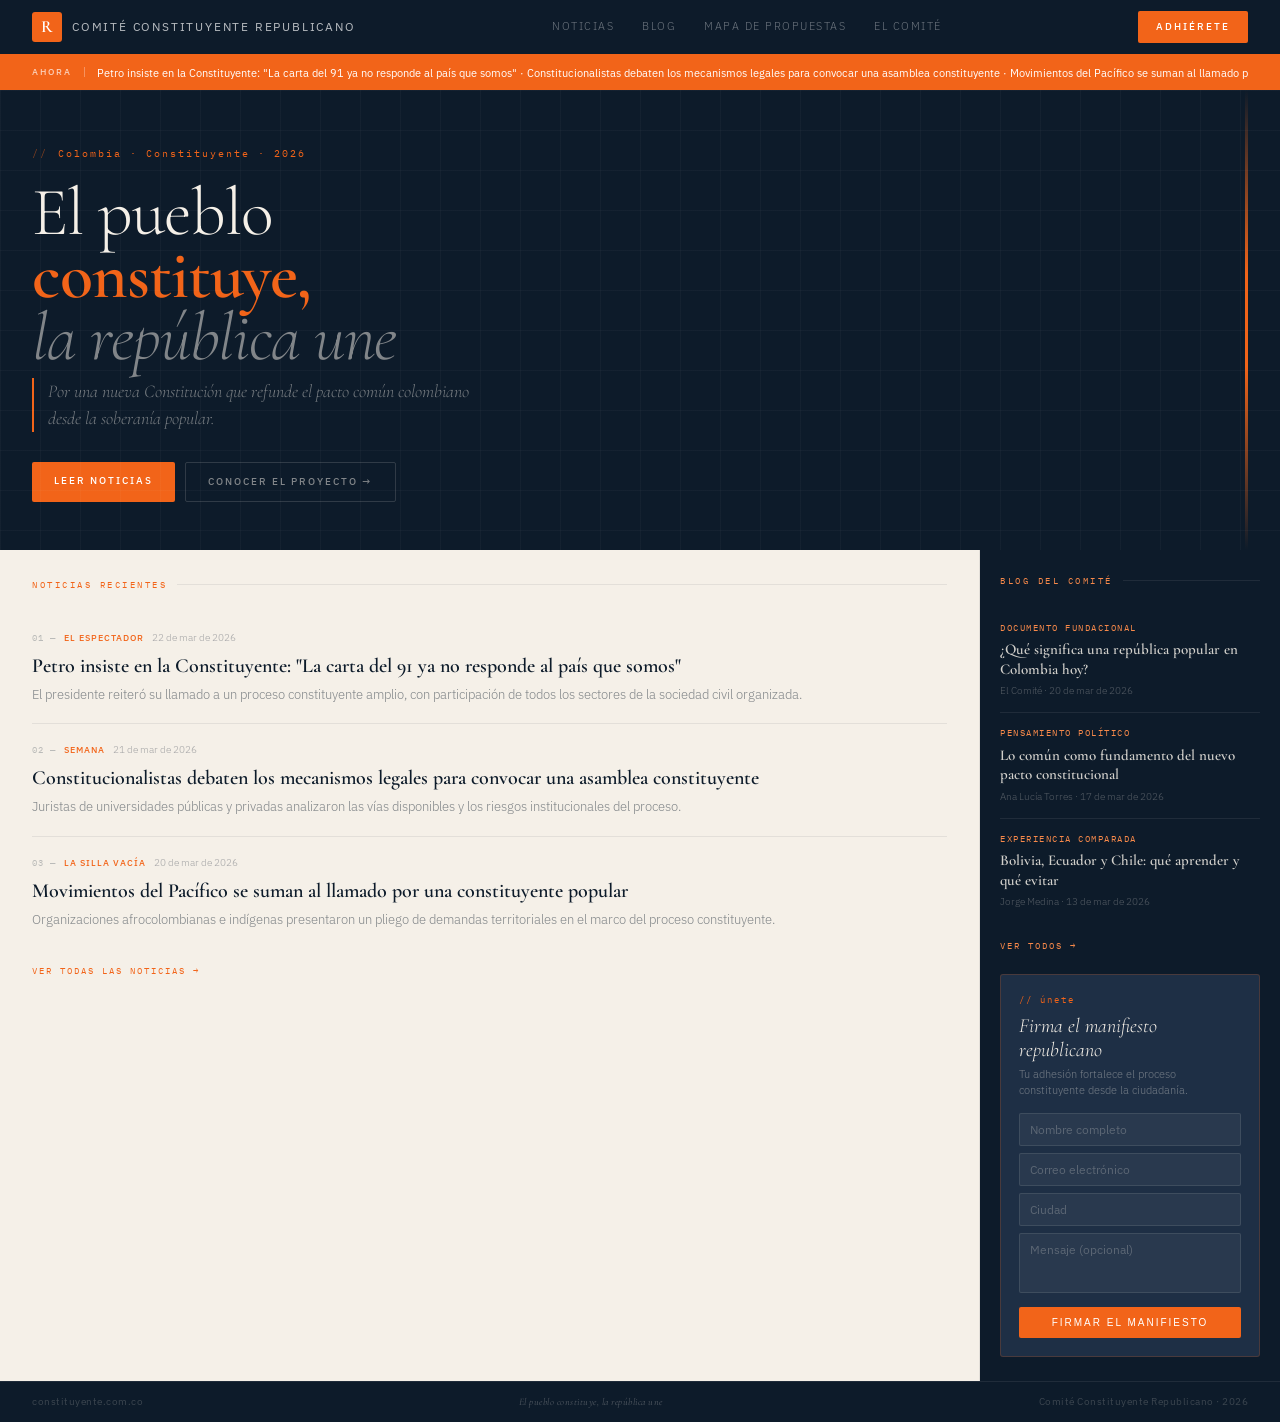
<file: index.html>
<!DOCTYPE html>
<html lang="es">
<head>
  <meta charset="UTF-8" />
  <meta name="viewport" content="width=device-width, initial-scale=1.0" />
  <title>Comité Constituyente Republicano — El pueblo constituye, la república une</title>
  <meta name="description" content="Seguimos el debate y las voces hacia una nueva Constitución que refunde el pacto común colombiano desde la soberanía popular." />
  <link rel="preconnect" href="https://fonts.googleapis.com" />
  <link rel="preconnect" href="https://fonts.gstatic.com" crossorigin />
  <link href="https://fonts.googleapis.com/css2?family=Cormorant+Garamond:ital,wght@0,300;0,600;1,300;1,600&family=IBM+Plex+Sans:wght@300;400;500&family=IBM+Plex+Mono:wght@400&display=swap" rel="stylesheet" />
  <link rel="stylesheet" href="css/style.css" />
</head>
<body>

  <!-- NAV -->
  <nav class="nav">
    <div class="logo-wrap">
      <div class="logo-mark">R</div>
      <span class="logo-text">Comité Constituyente Republicano</span>
    </div>
    <div class="nav-links">
      <a href="#noticias">Noticias</a>
      <a href="blog.html">Blog</a>
      <a href="mapa.html">Mapa de propuestas</a>
      <a href="comite.html">El comité</a>
    </div>
    <a href="#adhiérete" class="nav-cta">Adhiérete</a>
  </nav>

  <!-- TICKER -->
  <div class="ticker" id="ticker">
    <span class="ticker-label">Ahora</span>
    <div class="ticker-pipe"></div>
    <div class="ticker-track">
      <span class="ticker-text" id="ticker-text">Cargando noticias recientes…</span>
    </div>
  </div>

  <!-- HERO -->
  <header class="hero">
    <div class="hero-grid"></div>
    <div class="hero-accent"></div>
    <div class="hero-eyebrow">Colombia · Constituyente · 2026</div>
    <h1>El pueblo<br><strong>constituye,</strong><br><em>la república une</em></h1>
    <p class="hero-lema">Por una nueva Constitución que refunde el pacto común colombiano desde la soberanía popular.</p>
    <div class="hero-btns">
      <a href="#noticias" class="btn-p">Leer noticias</a>
      <a href="comite.html" class="btn-s">Conocer el proyecto →</a>
    </div>
  </header>

  <!-- MAIN -->
  <div class="main">

    <!-- FEED DE NOTICIAS -->
    <section class="feed" id="noticias">
      <div class="sec-label"><span>Noticias recientes</span></div>
      <div id="noticias-lista">
        <p class="loading">Cargando noticias…</p>
      </div>
      <a href="noticias.html" class="ver-mas">Ver todas las noticias →</a>
    </section>

    <!-- SIDEBAR -->
    <aside class="sidebar">
      <div class="sec-label sec-label-dark"><span>Blog del comité</span></div>
      <div id="blog-lista">
        <p class="loading-dark">Cargando artículos…</p>
      </div>
      <a href="blog.html" class="ver-mas ver-mas-dark">Ver todos →</a>

      <!-- FORMULARIO -->
      <div class="adhiere" id="adhiérete">
        <div class="adhiere-eyebrow">// únete</div>
        <h3>Firma el manifiesto republicano</h3>
        <p>Tu adhesión fortalece el proceso constituyente desde la ciudadanía.</p>
        <form name="adhesion" method="POST" data-netlify="true" netlify-honeypot="bot-field">
          <input type="hidden" name="form-name" value="adhesion" />
          <p style="display:none"><input name="bot-field" /></p>
          <input type="text" name="nombre" placeholder="Nombre completo" required />
          <input type="email" name="email" placeholder="Correo electrónico" required />
          <input type="text" name="ciudad" placeholder="Ciudad" />
          <textarea name="mensaje" placeholder="Mensaje (opcional)"></textarea>
          <button type="submit">Firmar el manifiesto</button>
        </form>
      </div>
    </aside>

  </div>

  <!-- FOOTER -->
  <footer class="footer">
    <span>constituyente.com.co</span>
    <span class="footer-lema">El pueblo constituye, la república une</span>
    <span>Comité Constituyente Republicano · 2026</span>
  </footer>

  <script src="js/main.js"></script>
</body>
</html>
</file>
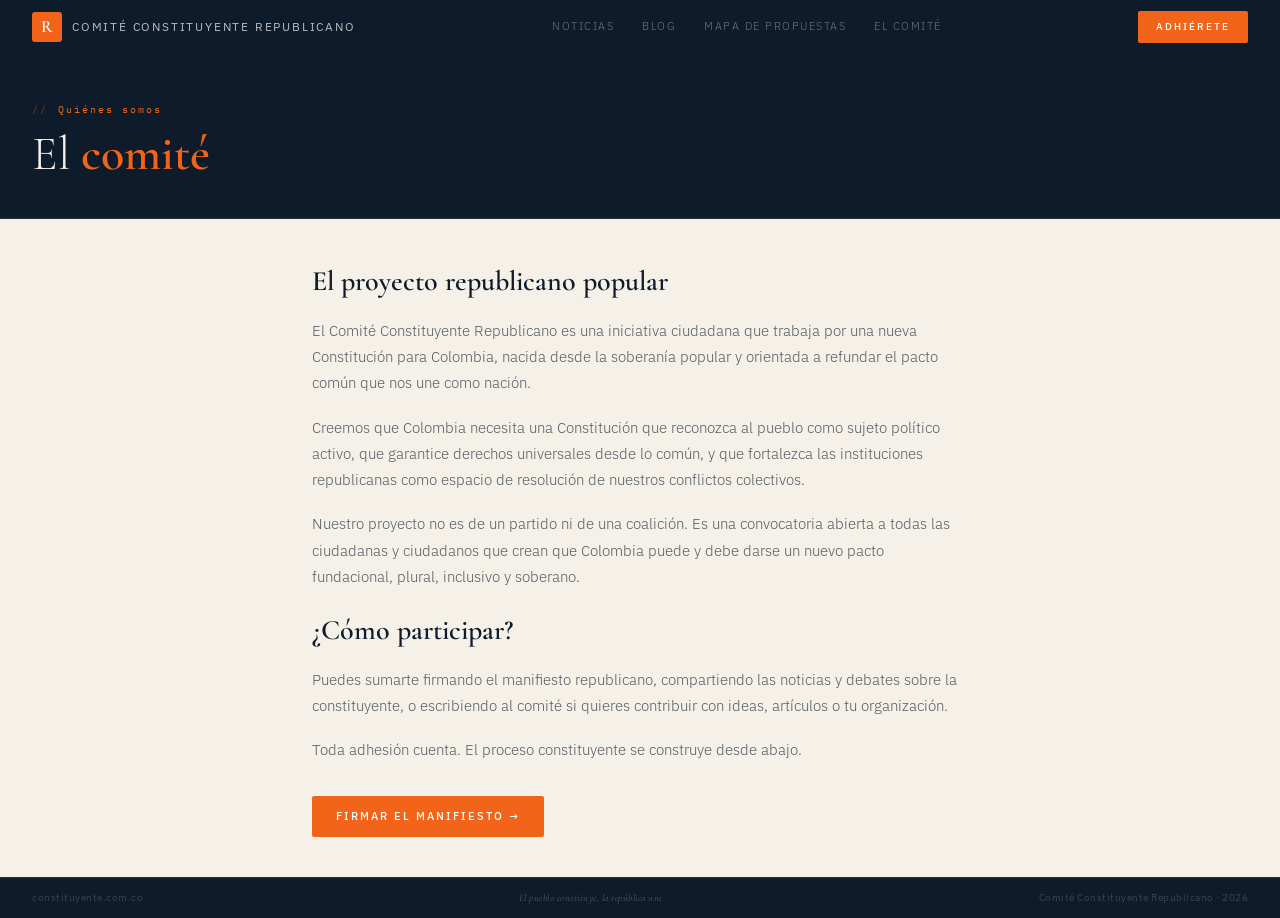
<file: comite.html>
<!DOCTYPE html>
<html lang="es">
<head>
  <meta charset="UTF-8" />
  <meta name="viewport" content="width=device-width, initial-scale=1.0" />
  <title>El Comité — Comité Constituyente Republicano</title>
  <link rel="preconnect" href="https://fonts.googleapis.com" />
  <link rel="preconnect" href="https://fonts.gstatic.com" crossorigin />
  <link href="https://fonts.googleapis.com/css2?family=Cormorant+Garamond:ital,wght@0,300;0,600;1,300;1,600&family=IBM+Plex+Sans:wght@300;400;500&family=IBM+Plex+Mono:wght@400&display=swap" rel="stylesheet" />
  <link rel="stylesheet" href="css/style.css" />
</head>
<body>

  <nav class="nav">
    <a href="index.html" class="logo-wrap">
      <div class="logo-mark">R</div>
      <span class="logo-text">Comité Constituyente Republicano</span>
    </a>
    <div class="nav-links">
      <a href="index.html#noticias">Noticias</a>
      <a href="blog.html">Blog</a>
      <a href="mapa.html">Mapa de propuestas</a>
      <a href="comite.html">El comité</a>
    </div>
    <a href="index.html#adhiérete" class="nav-cta">Adhiérete</a>
  </nav>

  <header class="page-header">
    <div class="hero-eyebrow">Quiénes somos</div>
    <h1>El <strong>comité</strong></h1>
  </header>

  <div class="page-content">
    <h2>El proyecto republicano popular</h2>
    <p>El Comité Constituyente Republicano es una iniciativa ciudadana que trabaja por una nueva Constitución para Colombia, nacida desde la soberanía popular y orientada a refundar el pacto común que nos une como nación.</p>
    <p>Creemos que Colombia necesita una Constitución que reconozca al pueblo como sujeto político activo, que garantice derechos universales desde lo común, y que fortalezca las instituciones republicanas como espacio de resolución de nuestros conflictos colectivos.</p>
    <p>Nuestro proyecto no es de un partido ni de una coalición. Es una convocatoria abierta a todas las ciudadanas y ciudadanos que crean que Colombia puede y debe darse un nuevo pacto fundacional, plural, inclusivo y soberano.</p>

    <h2>¿Cómo participar?</h2>
    <p>Puedes sumarte firmando el manifiesto republicano, compartiendo las noticias y debates sobre la constituyente, o escribiendo al comité si quieres contribuir con ideas, artículos o tu organización.</p>
    <p>Toda adhesión cuenta. El proceso constituyente se construye desde abajo.</p>

    <div style="margin-top:32px">
      <a href="index.html#adhiérete" class="btn-p" style="background:var(--naranja);color:#fff;padding:12px 24px;text-decoration:none;border-radius:2px;font-size:11px;font-weight:500;letter-spacing:2px;text-transform:uppercase">Firmar el manifiesto →</a>
    </div>
  </div>

  <footer class="footer">
    <span>constituyente.com.co</span>
    <span class="footer-lema">El pueblo constituye, la república une</span>
    <span>Comité Constituyente Republicano · 2026</span>
  </footer>

</body>
</html>
</file>
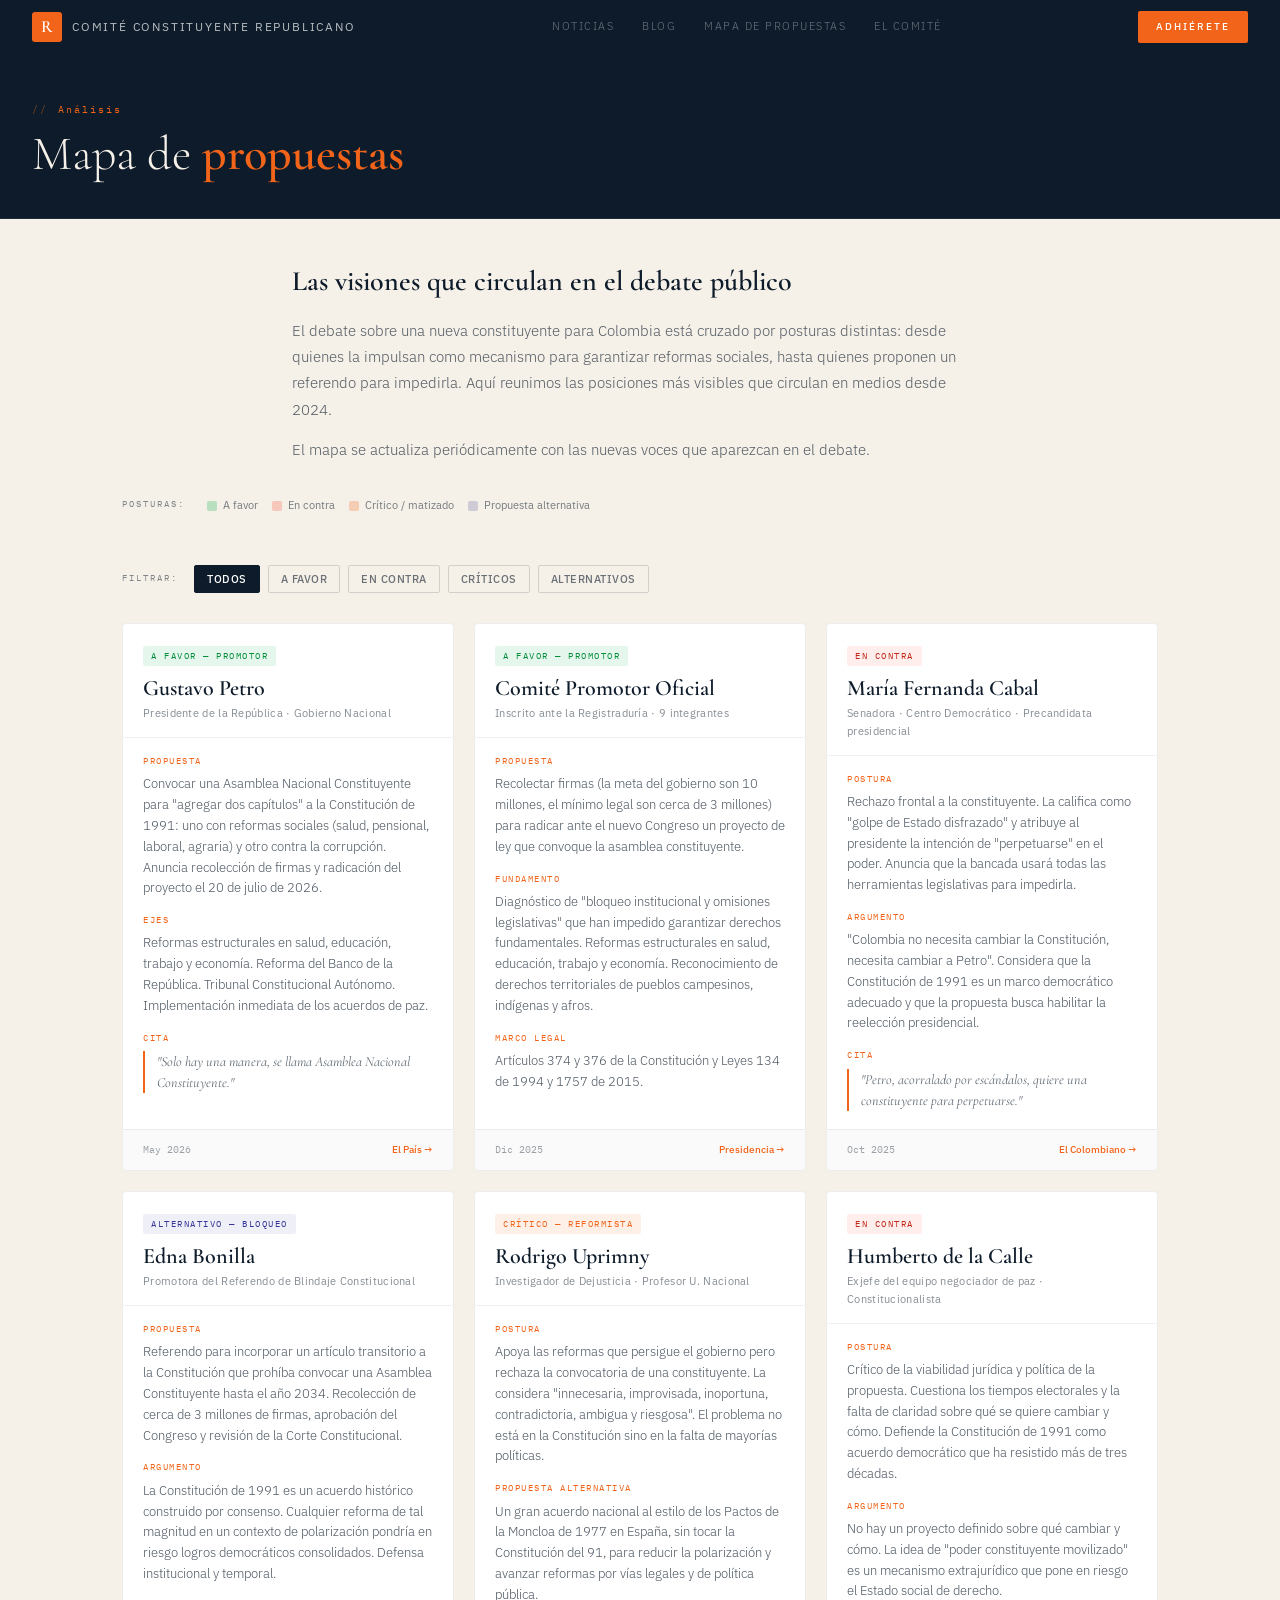
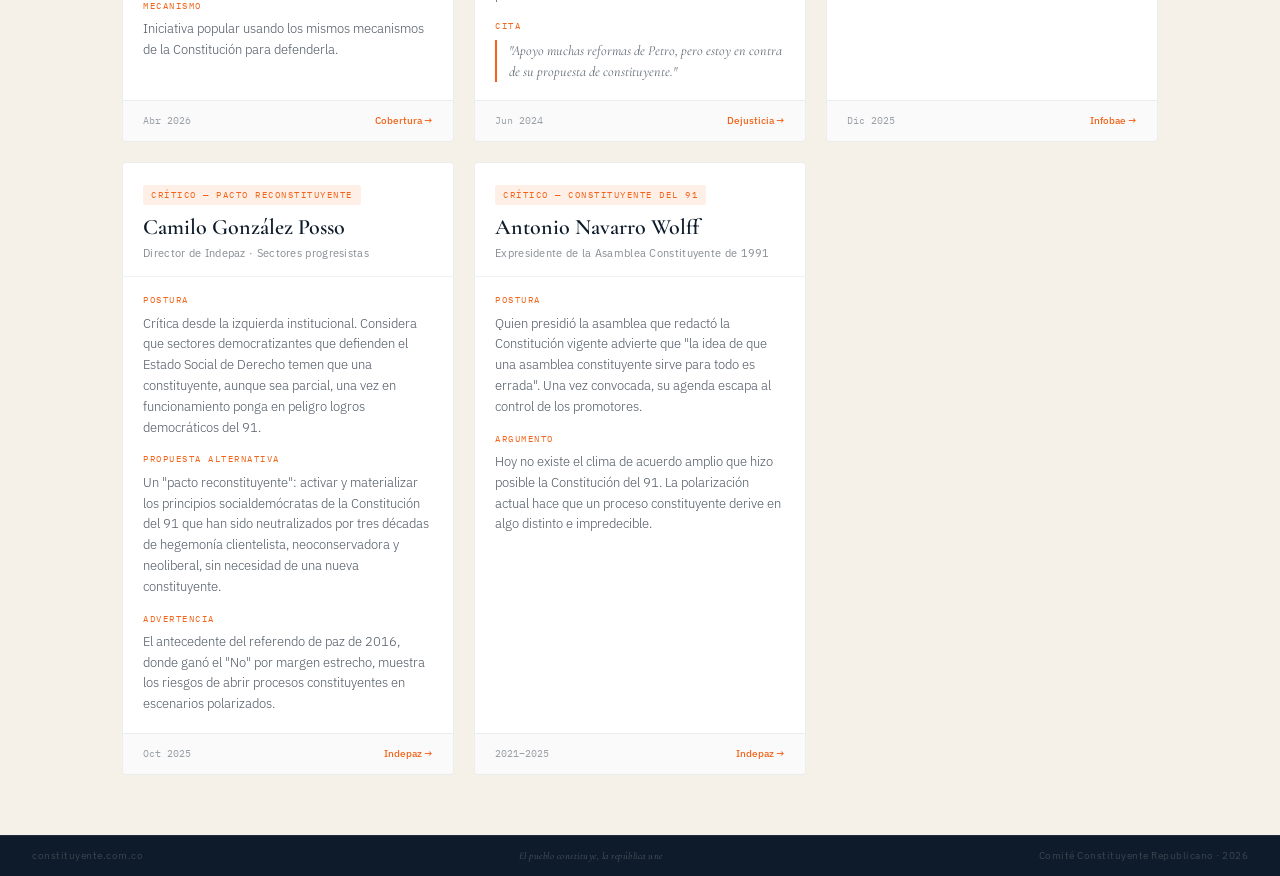
<file: mapa.html>
<!DOCTYPE html>
<html lang="es">
<head>
  <meta charset="UTF-8" />
  <meta name="viewport" content="width=device-width, initial-scale=1.0" />
  <title>Mapa de Propuestas — Comité Constituyente Republicano</title>
  <meta name="description" content="Análisis y comparación de las propuestas constituyentes que circulan en el debate público colombiano." />
  <link rel="preconnect" href="https://fonts.googleapis.com" />
  <link rel="preconnect" href="https://fonts.gstatic.com" crossorigin />
  <link href="https://fonts.googleapis.com/css2?family=Cormorant+Garamond:ital,wght@0,300;0,600;1,300;1,600&family=IBM+Plex+Sans:wght@300;400;500&family=IBM+Plex+Mono:wght@400&display=swap" rel="stylesheet" />
  <link rel="stylesheet" href="css/style.css" />
  <style>
    /* ESTILOS ESPECÍFICOS DEL MAPA */
    .mapa-intro {
      max-width: 760px; margin: 0 auto; padding: 40px 32px 20px;
    }
    .mapa-intro h2 {
      font-family: 'Cormorant Garamond', serif;
      font-size: 28px; font-weight: 600;
      color: var(--noche); margin-bottom: 14px;
    }
    .mapa-intro p {
      font-size: 15px; font-weight: 300;
      line-height: 1.75; color: rgba(13,27,42,0.7);
      margin-bottom: 14px;
    }

    .filtros {
      max-width: 1100px; margin: 20px auto 0;
      padding: 0 32px;
      display: flex; gap: 8px; flex-wrap: wrap;
      align-items: center;
    }
    .filtros-label {
      font-family: 'IBM Plex Mono', monospace;
      font-size: 9px; letter-spacing: 2px;
      text-transform: uppercase; color: rgba(13,27,42,0.5);
      margin-right: 8px;
    }
    .filtro-btn {
      font-family: 'IBM Plex Sans', sans-serif;
      font-size: 11px; font-weight: 500;
      letter-spacing: 0.5px; text-transform: uppercase;
      background: transparent;
      border: 1px solid rgba(13,27,42,0.15);
      padding: 6px 12px; border-radius: 2px;
      cursor: pointer; color: rgba(13,27,42,0.6);
    }
    .filtro-btn:hover { border-color: var(--naranja); color: var(--naranja); }
    .filtro-btn.activo {
      background: var(--noche); color: #fff; border-color: var(--noche);
    }

    .tarjetas {
      max-width: 1100px; margin: 0 auto;
      padding: 30px 32px 60px;
      display: grid;
      grid-template-columns: repeat(auto-fit, minmax(320px, 1fr));
      gap: 20px;
    }

    .tarjeta {
      background: #fff;
      border: 1px solid rgba(13,27,42,0.08);
      border-radius: 4px;
      overflow: hidden;
      display: flex; flex-direction: column;
      transition: transform 0.2s, box-shadow 0.2s;
    }
    .tarjeta:hover {
      transform: translateY(-2px);
      box-shadow: 0 8px 24px rgba(13,27,42,0.08);
    }

    .tarjeta-header {
      padding: 18px 20px 14px;
      border-bottom: 1px solid rgba(13,27,42,0.06);
    }
    .tarjeta-postura {
      display: inline-block;
      font-family: 'IBM Plex Mono', monospace;
      font-size: 9px; letter-spacing: 1.5px;
      text-transform: uppercase;
      padding: 3px 8px; border-radius: 2px;
      margin-bottom: 10px;
    }
    .postura-favor { background: rgba(3,173,67,0.1); color: #038c39; }
    .postura-contra { background: rgba(248,40,12,0.08); color: #c0271a; }
    .postura-critico { background: rgba(242,100,25,0.1); color: var(--naranja); }
    .postura-alternativo { background: rgba(52,53,152,0.08); color: #343598; }

    .tarjeta-actor {
      font-family: 'Cormorant Garamond', serif;
      font-size: 22px; font-weight: 600;
      color: var(--noche); line-height: 1.15; margin-bottom: 4px;
    }
    .tarjeta-rol {
      font-size: 11px; color: rgba(13,27,42,0.5);
      letter-spacing: 0.3px;
    }

    .tarjeta-body {
      padding: 16px 20px 18px;
      flex: 1;
    }
    .tarjeta-section {
      margin-bottom: 14px;
    }
    .tarjeta-section:last-child { margin-bottom: 0; }
    .tarjeta-section-label {
      font-family: 'IBM Plex Mono', monospace;
      font-size: 9px; letter-spacing: 1.5px;
      text-transform: uppercase;
      color: var(--naranja);
      margin-bottom: 6px;
    }
    .tarjeta-section-text {
      font-size: 13px; font-weight: 300;
      line-height: 1.6; color: rgba(13,27,42,0.75);
    }

    .tarjeta-cita {
      font-family: 'Cormorant Garamond', serif;
      font-style: italic; font-size: 14px;
      color: rgba(13,27,42,0.65);
      border-left: 2px solid var(--naranja);
      padding-left: 12px;
      margin-top: 4px;
      line-height: 1.5;
    }

    .tarjeta-footer {
      padding: 12px 20px;
      background: rgba(13,27,42,0.02);
      border-top: 1px solid rgba(13,27,42,0.06);
      display: flex; justify-content: space-between; align-items: center;
    }
    .tarjeta-fecha {
      font-family: 'IBM Plex Mono', monospace;
      font-size: 10px; color: rgba(13,27,42,0.4);
    }
    .tarjeta-fuente {
      font-size: 10px; color: var(--naranja);
      text-decoration: none;
      font-weight: 500;
    }
    .tarjeta-fuente:hover { text-decoration: underline; }

    .leyenda {
      max-width: 1100px; margin: 0 auto;
      padding: 0 32px 30px;
      display: flex; flex-wrap: wrap; gap: 14px;
      font-size: 11px; color: rgba(13,27,42,0.55);
    }
    .leyenda-item { display: flex; align-items: center; gap: 6px; }
    .leyenda-dot {
      width: 10px; height: 10px; border-radius: 2px;
    }

    @media (max-width: 768px) {
      .tarjetas { grid-template-columns: 1fr; padding: 20px; }
      .filtros { padding: 0 20px; }
    }
  </style>
</head>
<body>

  <nav class="nav">
    <a href="index.html" class="logo-wrap">
      <div class="logo-mark">R</div>
      <span class="logo-text">Comité Constituyente Republicano</span>
    </a>
    <div class="nav-links">
      <a href="index.html#noticias">Noticias</a>
      <a href="blog.html">Blog</a>
      <a href="mapa.html">Mapa de propuestas</a>
      <a href="comite.html">El comité</a>
    </div>
    <a href="index.html#adhiérete" class="nav-cta">Adhiérete</a>
  </nav>

  <header class="page-header">
    <div class="hero-eyebrow">Análisis</div>
    <h1>Mapa de <strong>propuestas</strong></h1>
  </header>

  <div class="mapa-intro">
    <h2>Las visiones que circulan en el debate público</h2>
    <p>El debate sobre una nueva constituyente para Colombia está cruzado por posturas distintas: desde quienes la impulsan como mecanismo para garantizar reformas sociales, hasta quienes proponen un referendo para impedirla. Aquí reunimos las posiciones más visibles que circulan en medios desde 2024.</p>
    <p>El mapa se actualiza periódicamente con las nuevas voces que aparezcan en el debate.</p>
  </div>

  <div class="leyenda">
    <span class="filtros-label">Posturas:</span>
    <span class="leyenda-item"><span class="leyenda-dot" style="background:rgba(3,173,67,0.25)"></span>A favor</span>
    <span class="leyenda-item"><span class="leyenda-dot" style="background:rgba(248,40,12,0.2)"></span>En contra</span>
    <span class="leyenda-item"><span class="leyenda-dot" style="background:rgba(242,100,25,0.25)"></span>Crítico / matizado</span>
    <span class="leyenda-item"><span class="leyenda-dot" style="background:rgba(52,53,152,0.2)"></span>Propuesta alternativa</span>
  </div>

  <div class="filtros">
    <span class="filtros-label">Filtrar:</span>
    <button class="filtro-btn activo" onclick="filtrar('todos', this)">Todos</button>
    <button class="filtro-btn" onclick="filtrar('favor', this)">A favor</button>
    <button class="filtro-btn" onclick="filtrar('contra', this)">En contra</button>
    <button class="filtro-btn" onclick="filtrar('critico', this)">Críticos</button>
    <button class="filtro-btn" onclick="filtrar('alternativo', this)">Alternativos</button>
  </div>

  <div class="tarjetas" id="tarjetas-container">

    <!-- PETRO / GOBIERNO -->
    <article class="tarjeta" data-postura="favor">
      <div class="tarjeta-header">
        <span class="tarjeta-postura postura-favor">A favor — Promotor</span>
        <h3 class="tarjeta-actor">Gustavo Petro</h3>
        <p class="tarjeta-rol">Presidente de la República · Gobierno Nacional</p>
      </div>
      <div class="tarjeta-body">
        <div class="tarjeta-section">
          <div class="tarjeta-section-label">Propuesta</div>
          <div class="tarjeta-section-text">Convocar una Asamblea Nacional Constituyente para "agregar dos capítulos" a la Constitución de 1991: uno con reformas sociales (salud, pensional, laboral, agraria) y otro contra la corrupción. Anuncia recolección de firmas y radicación del proyecto el 20 de julio de 2026.</div>
        </div>
        <div class="tarjeta-section">
          <div class="tarjeta-section-label">Ejes</div>
          <div class="tarjeta-section-text">Reformas estructurales en salud, educación, trabajo y economía. Reforma del Banco de la República. Tribunal Constitucional Autónomo. Implementación inmediata de los acuerdos de paz.</div>
        </div>
        <div class="tarjeta-section">
          <div class="tarjeta-section-label">Cita</div>
          <div class="tarjeta-cita">"Solo hay una manera, se llama Asamblea Nacional Constituyente."</div>
        </div>
      </div>
      <div class="tarjeta-footer">
        <span class="tarjeta-fecha">May 2026</span>
        <a href="https://www.elpais.com.co/colombia/presidente-petro-anuncia-que-convocara-una-constituyente-el-1-de-mayo-para-impulsar-reformas-sociales-y-anticorrupcion-3039.html" target="_blank" rel="noopener" class="tarjeta-fuente">El País →</a>
      </div>
    </article>

    <!-- COMITÉ PROMOTOR OFICIAL -->
    <article class="tarjeta" data-postura="favor">
      <div class="tarjeta-header">
        <span class="tarjeta-postura postura-favor">A favor — Promotor</span>
        <h3 class="tarjeta-actor">Comité Promotor Oficial</h3>
        <p class="tarjeta-rol">Inscrito ante la Registraduría · 9 integrantes</p>
      </div>
      <div class="tarjeta-body">
        <div class="tarjeta-section">
          <div class="tarjeta-section-label">Propuesta</div>
          <div class="tarjeta-section-text">Recolectar firmas (la meta del gobierno son 10 millones, el mínimo legal son cerca de 3 millones) para radicar ante el nuevo Congreso un proyecto de ley que convoque la asamblea constituyente.</div>
        </div>
        <div class="tarjeta-section">
          <div class="tarjeta-section-label">Fundamento</div>
          <div class="tarjeta-section-text">Diagnóstico de "bloqueo institucional y omisiones legislativas" que han impedido garantizar derechos fundamentales. Reformas estructurales en salud, educación, trabajo y economía. Reconocimiento de derechos territoriales de pueblos campesinos, indígenas y afros.</div>
        </div>
        <div class="tarjeta-section">
          <div class="tarjeta-section-label">Marco legal</div>
          <div class="tarjeta-section-text">Artículos 374 y 376 de la Constitución y Leyes 134 de 1994 y 1757 de 2015.</div>
        </div>
      </div>
      <div class="tarjeta-footer">
        <span class="tarjeta-fecha">Dic 2025</span>
        <a href="https://www.presidencia.gov.co/prensa/Paginas/Con-inscripcion-de-comite-promotor-se-activa-el-camino-hacia-una-Asamblea-Nacional-Constituyente-251226.aspx" target="_blank" rel="noopener" class="tarjeta-fuente">Presidencia →</a>
      </div>
    </article>

    <!-- MARÍA FERNANDA CABAL / CENTRO DEMOCRÁTICO -->
    <article class="tarjeta" data-postura="contra">
      <div class="tarjeta-header">
        <span class="tarjeta-postura postura-contra">En contra</span>
        <h3 class="tarjeta-actor">María Fernanda Cabal</h3>
        <p class="tarjeta-rol">Senadora · Centro Democrático · Precandidata presidencial</p>
      </div>
      <div class="tarjeta-body">
        <div class="tarjeta-section">
          <div class="tarjeta-section-label">Postura</div>
          <div class="tarjeta-section-text">Rechazo frontal a la constituyente. La califica como "golpe de Estado disfrazado" y atribuye al presidente la intención de "perpetuarse" en el poder. Anuncia que la bancada usará todas las herramientas legislativas para impedirla.</div>
        </div>
        <div class="tarjeta-section">
          <div class="tarjeta-section-label">Argumento</div>
          <div class="tarjeta-section-text">"Colombia no necesita cambiar la Constitución, necesita cambiar a Petro". Considera que la Constitución de 1991 es un marco democrático adecuado y que la propuesta busca habilitar la reelección presidencial.</div>
        </div>
        <div class="tarjeta-section">
          <div class="tarjeta-section-label">Cita</div>
          <div class="tarjeta-cita">"Petro, acorralado por escándalos, quiere una constituyente para perpetuarse."</div>
        </div>
      </div>
      <div class="tarjeta-footer">
        <span class="tarjeta-fecha">Oct 2025</span>
        <a href="https://www.elcolombiano.com/colombia/maria-fernanda-cabal-critico-gobierno-tras-intencion-constituyente-colombia-EI30290325" target="_blank" rel="noopener" class="tarjeta-fuente">El Colombiano →</a>
      </div>
    </article>

    <!-- EDNA BONILLA / REFERENDO -->
    <article class="tarjeta" data-postura="alternativo">
      <div class="tarjeta-header">
        <span class="tarjeta-postura postura-alternativo">Alternativo — Bloqueo</span>
        <h3 class="tarjeta-actor">Edna Bonilla</h3>
        <p class="tarjeta-rol">Promotora del Referendo de Blindaje Constitucional</p>
      </div>
      <div class="tarjeta-body">
        <div class="tarjeta-section">
          <div class="tarjeta-section-label">Propuesta</div>
          <div class="tarjeta-section-text">Referendo para incorporar un artículo transitorio a la Constitución que prohíba convocar una Asamblea Constituyente hasta el año 2034. Recolección de cerca de 3 millones de firmas, aprobación del Congreso y revisión de la Corte Constitucional.</div>
        </div>
        <div class="tarjeta-section">
          <div class="tarjeta-section-label">Argumento</div>
          <div class="tarjeta-section-text">La Constitución de 1991 es un acuerdo histórico construido por consenso. Cualquier reforma de tal magnitud en un contexto de polarización pondría en riesgo logros democráticos consolidados. Defensa institucional y temporal.</div>
        </div>
        <div class="tarjeta-section">
          <div class="tarjeta-section-label">Mecanismo</div>
          <div class="tarjeta-section-text">Iniciativa popular usando los mismos mecanismos de la Constitución para defenderla.</div>
        </div>
      </div>
      <div class="tarjeta-footer">
        <span class="tarjeta-fecha">Abr 2026</span>
        <a href="https://elvenezolanonewspaper.com/2026/04/referendo-impulsa-defensa-de-la-constitucion-frente-a-constituyente/" target="_blank" rel="noopener" class="tarjeta-fuente">Cobertura →</a>
      </div>
    </article>

    <!-- RODRIGO UPRIMNY -->
    <article class="tarjeta" data-postura="critico">
      <div class="tarjeta-header">
        <span class="tarjeta-postura postura-critico">Crítico — Reformista</span>
        <h3 class="tarjeta-actor">Rodrigo Uprimny</h3>
        <p class="tarjeta-rol">Investigador de Dejusticia · Profesor U. Nacional</p>
      </div>
      <div class="tarjeta-body">
        <div class="tarjeta-section">
          <div class="tarjeta-section-label">Postura</div>
          <div class="tarjeta-section-text">Apoya las reformas que persigue el gobierno pero rechaza la convocatoria de una constituyente. La considera "innecesaria, improvisada, inoportuna, contradictoria, ambigua y riesgosa". El problema no está en la Constitución sino en la falta de mayorías políticas.</div>
        </div>
        <div class="tarjeta-section">
          <div class="tarjeta-section-label">Propuesta alternativa</div>
          <div class="tarjeta-section-text">Un gran acuerdo nacional al estilo de los Pactos de la Moncloa de 1977 en España, sin tocar la Constitución del 91, para reducir la polarización y avanzar reformas por vías legales y de política pública.</div>
        </div>
        <div class="tarjeta-section">
          <div class="tarjeta-section-label">Cita</div>
          <div class="tarjeta-cita">"Apoyo muchas reformas de Petro, pero estoy en contra de su propuesta de constituyente."</div>
        </div>
      </div>
      <div class="tarjeta-footer">
        <span class="tarjeta-fecha">Jun 2024</span>
        <a href="https://www.dejusticia.org/column/a-favor-del-cambio-y-en-contra-de-la-constituyente/" target="_blank" rel="noopener" class="tarjeta-fuente">Dejusticia →</a>
      </div>
    </article>

    <!-- HUMBERTO DE LA CALLE -->
    <article class="tarjeta" data-postura="contra">
      <div class="tarjeta-header">
        <span class="tarjeta-postura postura-contra">En contra</span>
        <h3 class="tarjeta-actor">Humberto de la Calle</h3>
        <p class="tarjeta-rol">Exjefe del equipo negociador de paz · Constitucionalista</p>
      </div>
      <div class="tarjeta-body">
        <div class="tarjeta-section">
          <div class="tarjeta-section-label">Postura</div>
          <div class="tarjeta-section-text">Crítico de la viabilidad jurídica y política de la propuesta. Cuestiona los tiempos electorales y la falta de claridad sobre qué se quiere cambiar y cómo. Defiende la Constitución de 1991 como acuerdo democrático que ha resistido más de tres décadas.</div>
        </div>
        <div class="tarjeta-section">
          <div class="tarjeta-section-label">Argumento</div>
          <div class="tarjeta-section-text">No hay un proyecto definido sobre qué cambiar y cómo. La idea de "poder constituyente movilizado" es un mecanismo extrajurídico que pone en riesgo el Estado social de derecho.</div>
        </div>
      </div>
      <div class="tarjeta-footer">
        <span class="tarjeta-fecha">Dic 2025</span>
        <a href="https://www.infobae.com/colombia/2025/12/28/en-respuesta-a-humberto-de-la-calle-gustavo-petro-entrego-detalles-de-la-asamblea-nacional-constituyente-dura-tres-meses/" target="_blank" rel="noopener" class="tarjeta-fuente">Infobae →</a>
      </div>
    </article>

    <!-- CAMILO GONZÁLEZ POSSO / INDEPAZ -->
    <article class="tarjeta" data-postura="critico">
      <div class="tarjeta-header">
        <span class="tarjeta-postura postura-critico">Crítico — Pacto reconstituyente</span>
        <h3 class="tarjeta-actor">Camilo González Posso</h3>
        <p class="tarjeta-rol">Director de Indepaz · Sectores progresistas</p>
      </div>
      <div class="tarjeta-body">
        <div class="tarjeta-section">
          <div class="tarjeta-section-label">Postura</div>
          <div class="tarjeta-section-text">Crítica desde la izquierda institucional. Considera que sectores democratizantes que defienden el Estado Social de Derecho temen que una constituyente, aunque sea parcial, una vez en funcionamiento ponga en peligro logros democráticos del 91.</div>
        </div>
        <div class="tarjeta-section">
          <div class="tarjeta-section-label">Propuesta alternativa</div>
          <div class="tarjeta-section-text">Un "pacto reconstituyente": activar y materializar los principios socialdemócratas de la Constitución del 91 que han sido neutralizados por tres décadas de hegemonía clientelista, neoconservadora y neoliberal, sin necesidad de una nueva constituyente.</div>
        </div>
        <div class="tarjeta-section">
          <div class="tarjeta-section-label">Advertencia</div>
          <div class="tarjeta-section-text">El antecedente del referendo de paz de 2016, donde ganó el "No" por margen estrecho, muestra los riesgos de abrir procesos constituyentes en escenarios polarizados.</div>
        </div>
      </div>
      <div class="tarjeta-footer">
        <span class="tarjeta-fecha">Oct 2025</span>
        <a href="https://indepaz.org.co/pacto-reconstituyente-o-crisis-destituyente-camilo-gonzalez-posso/" target="_blank" rel="noopener" class="tarjeta-fuente">Indepaz →</a>
      </div>
    </article>

    <!-- ANTONIO NAVARRO WOLFF -->
    <article class="tarjeta" data-postura="critico">
      <div class="tarjeta-header">
        <span class="tarjeta-postura postura-critico">Crítico — Constituyente del 91</span>
        <h3 class="tarjeta-actor">Antonio Navarro Wolff</h3>
        <p class="tarjeta-rol">Expresidente de la Asamblea Constituyente de 1991</p>
      </div>
      <div class="tarjeta-body">
        <div class="tarjeta-section">
          <div class="tarjeta-section-label">Postura</div>
          <div class="tarjeta-section-text">Quien presidió la asamblea que redactó la Constitución vigente advierte que "la idea de que una asamblea constituyente sirve para todo es errada". Una vez convocada, su agenda escapa al control de los promotores.</div>
        </div>
        <div class="tarjeta-section">
          <div class="tarjeta-section-label">Argumento</div>
          <div class="tarjeta-section-text">Hoy no existe el clima de acuerdo amplio que hizo posible la Constitución del 91. La polarización actual hace que un proceso constituyente derive en algo distinto e impredecible.</div>
        </div>
      </div>
      <div class="tarjeta-footer">
        <span class="tarjeta-fecha">2021–2025</span>
        <a href="https://indepaz.org.co/pacto-reconstituyente-o-crisis-destituyente-camilo-gonzalez-posso/" target="_blank" rel="noopener" class="tarjeta-fuente">Indepaz →</a>
      </div>
    </article>

  </div>

  <footer class="footer">
    <span>constituyente.com.co</span>
    <span class="footer-lema">El pueblo constituye, la república une</span>
    <span>Comité Constituyente Republicano · 2026</span>
  </footer>

  <script>
    function filtrar(tipo, btn) {
      // Actualiza botón activo
      document.querySelectorAll('.filtro-btn').forEach(b => b.classList.remove('activo'));
      btn.classList.add('activo');

      // Filtra tarjetas
      const tarjetas = document.querySelectorAll('.tarjeta');
      tarjetas.forEach(t => {
        if (tipo === 'todos' || t.dataset.postura === tipo) {
          t.style.display = 'flex';
        } else {
          t.style.display = 'none';
        }
      });
    }
  </script>

</body>
</html>
</file>
<file: css/style.css>
/* ============================================
   COMITÉ CONSTITUYENTE REPUBLICANO
   constituyente.com.co
   ============================================ */

@import url('https://fonts.googleapis.com/css2?family=Cormorant+Garamond:ital,wght@0,300;0,600;1,300;1,600&family=IBM+Plex+Sans:wght@300;400;500&family=IBM+Plex+Mono:wght@400&display=swap');

:root {
  --noche:    #0D1B2A;
  --noche2:   #162236;
  --noche3:   #1E2F45;
  --naranja:  #F26419;
  --naranja-suave: #F7894A;
  --crema:    #F5F0E8;
  --blanco:   #FFFFFF;
  --muted:    rgba(245,240,232,0.4);
  --borde:    rgba(245,240,232,0.08);
  --borde-claro: rgba(13,27,42,0.08);
}

* { box-sizing: border-box; margin: 0; padding: 0; }

body {
  background: var(--crema);
  color: var(--noche);
  font-family: 'IBM Plex Sans', sans-serif;
  font-size: 15px;
  line-height: 1.6;
}

/* ---- NAV ---- */
.nav {
  background: var(--noche);
  display: flex;
  align-items: center;
  justify-content: space-between;
  padding: 0 32px;
  height: 54px;
  position: sticky;
  top: 0;
  z-index: 100;
}
.logo-wrap { display: flex; align-items: center; gap: 10px; text-decoration: none; }
.logo-mark {
  width: 30px; height: 30px;
  background: var(--naranja);
  border-radius: 3px;
  display: flex; align-items: center; justify-content: center;
  font-family: 'Cormorant Garamond', serif;
  font-size: 17px; font-weight: 600; color: #fff;
  flex-shrink: 0;
}
.logo-text {
  font-size: 12px; font-weight: 400;
  letter-spacing: 1.8px; text-transform: uppercase;
  color: rgba(255,255,255,0.7);
}
.nav-links { display: flex; gap: 28px; }
.nav-links a {
  font-size: 11px; font-weight: 300;
  letter-spacing: 1.5px; text-transform: uppercase;
  color: rgba(255,255,255,0.4);
  text-decoration: none;
}
.nav-links a:hover { color: var(--naranja); }
.nav-cta {
  font-size: 10px; font-weight: 500;
  letter-spacing: 2px; text-transform: uppercase;
  background: var(--naranja); color: #fff;
  border: none; padding: 8px 18px;
  border-radius: 2px; cursor: pointer;
  text-decoration: none;
}
.nav-cta:hover { background: var(--naranja-suave); }

/* ---- TICKER ---- */
.ticker {
  background: var(--naranja);
  padding: 6px 32px;
  display: flex; align-items: center; gap: 12px;
  overflow: hidden;
}
.ticker-label {
  font-size: 9px; font-weight: 500;
  letter-spacing: 2px; text-transform: uppercase;
  color: rgba(255,255,255,0.7); white-space: nowrap;
}
.ticker-pipe { width: 1px; height: 10px; background: rgba(255,255,255,0.3); }
.ticker-track { overflow: hidden; flex: 1; }
.ticker-text { font-size: 11px; color: #fff; white-space: nowrap; }

/* ---- HERO ---- */
.hero {
  background: var(--noche);
  padding: 56px 32px 48px;
  position: relative; overflow: hidden;
}
.hero-grid {
  position: absolute; inset: 0; pointer-events: none;
  background-image:
    linear-gradient(rgba(245,240,232,0.03) 1px, transparent 1px),
    linear-gradient(90deg, rgba(245,240,232,0.03) 1px, transparent 1px);
  background-size: 40px 40px;
}
.hero-accent {
  position: absolute; right: 32px; top: 0; bottom: 0; width: 3px;
  background: linear-gradient(180deg, transparent, var(--naranja) 40%, var(--naranja) 60%, transparent);
}
.hero-eyebrow {
  font-family: 'IBM Plex Mono', monospace;
  font-size: 10px; color: var(--naranja);
  letter-spacing: 2px; margin-bottom: 20px;
  display: flex; align-items: center; gap: 10px;
}
.hero-eyebrow::before { content: '//'; opacity: 0.5; }
.hero h1 {
  font-family: 'Cormorant Garamond', serif;
  font-weight: 300; font-size: 68px;
  line-height: 0.92; letter-spacing: -1px;
  color: var(--crema); max-width: 560px; margin-bottom: 8px;
}
.hero h1 strong { font-weight: 600; color: var(--naranja); }
.hero h1 em { font-style: italic; color: rgba(245,240,232,0.5); font-weight: 300; }
.hero-lema {
  font-family: 'Cormorant Garamond', serif;
  font-style: italic; font-weight: 300; font-size: 18px;
  color: rgba(245,240,232,0.45);
  margin-bottom: 30px; line-height: 1.5;
  border-left: 2px solid var(--naranja);
  padding-left: 14px; max-width: 440px;
}
.hero-btns { display: flex; gap: 10px; flex-wrap: wrap; }
.btn-p {
  font-size: 10px; font-weight: 500;
  letter-spacing: 2px; text-transform: uppercase;
  background: var(--naranja); color: #fff;
  border: none; padding: 11px 22px;
  border-radius: 2px; cursor: pointer;
  text-decoration: none; display: inline-block;
}
.btn-p:hover { background: var(--naranja-suave); }
.btn-s {
  font-size: 10px; font-weight: 500;
  letter-spacing: 2px; text-transform: uppercase;
  background: transparent; color: rgba(245,240,232,0.5);
  border: 1px solid rgba(245,240,232,0.15);
  padding: 11px 22px; border-radius: 2px; cursor: pointer;
  text-decoration: none; display: inline-block;
}
.btn-s:hover { color: var(--crema); border-color: rgba(245,240,232,0.4); }

/* ---- MAIN GRID ---- */
.main {
  display: grid;
  grid-template-columns: 1fr 300px;
  min-height: 500px;
}

/* ---- FEED ---- */
.feed { padding: 28px 32px; border-right: 1px solid var(--borde-claro); }
.sec-label {
  display: flex; align-items: center; gap: 10px; margin-bottom: 20px;
}
.sec-label span {
  font-family: 'IBM Plex Mono', monospace;
  font-size: 9px; letter-spacing: 2.5px; text-transform: uppercase;
  color: var(--naranja);
}
.sec-label::after { content: ''; flex: 1; height: 1px; background: var(--borde-claro); }
.sec-label-dark span { color: var(--naranja-suave); }
.sec-label-dark::after { background: var(--borde); }

.noticia { padding: 18px 0; border-bottom: 1px solid var(--borde-claro); cursor: pointer; }
.noticia:last-of-type { border-bottom: none; }
.noticia-meta { display: flex; align-items: center; gap: 8px; margin-bottom: 8px; }
.noticia-num {
  font-family: 'IBM Plex Mono', monospace;
  font-size: 9px; color: rgba(13,27,42,0.25); letter-spacing: 1px;
}
.noticia-fuente {
  font-size: 9px; font-weight: 500;
  letter-spacing: 1px; text-transform: uppercase;
  color: var(--naranja);
}
.noticia-fecha { font-size: 10px; color: rgba(13,27,42,0.35); font-weight: 300; }
.noticia-titulo {
  font-family: 'Cormorant Garamond', serif;
  font-size: 20px; font-weight: 600;
  color: var(--noche); line-height: 1.2; margin-bottom: 6px;
  text-decoration: none; display: block;
}
.noticia:hover .noticia-titulo { color: var(--naranja); }
.noticia-desc {
  font-size: 13px; font-weight: 300;
  color: rgba(13,27,42,0.5); line-height: 1.65;
}

.loading { font-size: 13px; color: rgba(13,27,42,0.35); padding: 20px 0; }
.loading-dark { font-size: 13px; color: rgba(245,240,232,0.25); padding: 20px 0; }

/* ---- SIDEBAR ---- */
.sidebar { padding: 24px 20px; background: var(--noche); }

.blog-card { padding: 13px 0; border-bottom: 1px solid var(--borde); cursor: pointer; }
.blog-card:last-of-type { border-bottom: none; }
.blog-cat {
  font-family: 'IBM Plex Mono', monospace;
  font-size: 9px; letter-spacing: 1.5px; text-transform: uppercase;
  color: var(--naranja-suave); margin-bottom: 5px;
}
.blog-titulo {
  font-family: 'Cormorant Garamond', serif;
  font-size: 15px; font-weight: 600;
  color: rgba(245,240,232,0.85); line-height: 1.3; margin-bottom: 4px;
  text-decoration: none; display: block;
}
.blog-card:hover .blog-titulo { color: var(--naranja); }
.blog-autor { font-size: 10px; font-weight: 300; color: rgba(245,240,232,0.3); }

/* ---- ADHESIÓN ---- */
.adhiere {
  background: var(--noche3);
  border: 1px solid rgba(242,100,25,0.2);
  border-radius: 3px; padding: 18px; margin-top: 18px;
}
.adhiere-eyebrow {
  font-family: 'IBM Plex Mono', monospace;
  font-size: 9px; letter-spacing: 2px;
  color: var(--naranja); margin-bottom: 6px;
}
.adhiere h3 {
  font-family: 'Cormorant Garamond', serif;
  font-style: italic; font-weight: 300;
  font-size: 20px; color: var(--crema);
  line-height: 1.2; margin-bottom: 4px;
}
.adhiere p {
  font-size: 11px; font-weight: 300;
  color: rgba(245,240,232,0.4); line-height: 1.5; margin-bottom: 14px;
}
.adhiere input, .adhiere textarea {
  width: 100%;
  background: rgba(255,255,255,0.05);
  border: 1px solid rgba(245,240,232,0.1);
  border-radius: 2px; padding: 8px 10px;
  font-size: 12px; color: var(--crema);
  font-family: 'IBM Plex Sans', sans-serif;
  margin-bottom: 7px; outline: none;
}
.adhiere input::placeholder, .adhiere textarea::placeholder {
  color: rgba(245,240,232,0.25);
}
.adhiere input:focus, .adhiere textarea:focus {
  border-color: rgba(242,100,25,0.4);
}
.adhiere textarea { height: 60px; resize: none; }
.adhiere button {
  width: 100%; background: var(--naranja); color: #fff;
  font-size: 10px; font-weight: 500;
  letter-spacing: 2px; text-transform: uppercase;
  border: none; border-radius: 2px; padding: 10px; cursor: pointer;
}
.adhiere button:hover { background: var(--naranja-suave); }

/* ---- VER MÁS ---- */
.ver-mas {
  font-family: 'IBM Plex Mono', monospace;
  font-size: 9px; font-weight: 400;
  letter-spacing: 2px; text-transform: uppercase;
  color: var(--naranja); cursor: pointer;
  margin-top: 16px; display: inline-block;
  text-decoration: none;
}
.ver-mas:hover { text-decoration: underline; }
.ver-mas-dark { color: var(--naranja-suave); }

/* ---- FOOTER ---- */
.footer {
  background: var(--noche);
  border-top: 1px solid var(--borde);
  display: flex; align-items: center; justify-content: space-between;
  padding: 12px 32px;
  flex-wrap: wrap; gap: 8px;
}
.footer span { font-size: 10px; color: rgba(245,240,232,0.2); letter-spacing: 0.5px; }
.footer-lema {
  font-family: 'Cormorant Garamond', serif;
  font-style: italic; font-size: 12px;
  color: rgba(245,240,232,0.3) !important;
}

/* ---- PÁGINAS INTERNAS ---- */
.page-header {
  background: var(--noche); padding: 48px 32px 40px;
  border-bottom: 1px solid var(--borde);
}
.page-header .hero-eyebrow { margin-bottom: 12px; }
.page-header h1 {
  font-family: 'Cormorant Garamond', serif;
  font-size: 48px; font-weight: 300;
  color: var(--crema); line-height: 1;
}
.page-header h1 strong { color: var(--naranja); font-weight: 600; }
.page-content { max-width: 720px; margin: 0 auto; padding: 40px 32px; }
.page-content h2 {
  font-family: 'Cormorant Garamond', serif;
  font-size: 28px; font-weight: 600; margin-bottom: 14px; color: var(--noche);
}
.page-content p {
  font-size: 15px; font-weight: 300;
  line-height: 1.75; color: rgba(13,27,42,0.7);
  margin-bottom: 18px;
}
.article-grid {
  display: grid; grid-template-columns: repeat(auto-fill, minmax(280px, 1fr));
  gap: 20px; padding: 32px;
}
.article-card {
  background: #fff; border: 1px solid var(--borde-claro);
  border-radius: 3px; padding: 20px;
  text-decoration: none; display: block;
  border-top: 3px solid var(--naranja);
}
.article-card:hover { border-top-color: var(--noche); }
.article-card .blog-cat { color: var(--naranja); margin-bottom: 8px; }
.article-card .blog-titulo { font-size: 18px; color: var(--noche); margin-bottom: 8px; }
.article-card .blog-autor { color: rgba(13,27,42,0.4); }

/* ---- RESPONSIVE ---- */
@media (max-width: 768px) {
  .nav-links { display: none; }
  .logo-text { font-size: 10px; letter-spacing: 1px; }
  .hero h1 { font-size: 44px; }
  .main { grid-template-columns: 1fr; }
  .sidebar { border-top: 1px solid var(--borde); }
  .footer { justify-content: center; text-align: center; }
}
</file>
